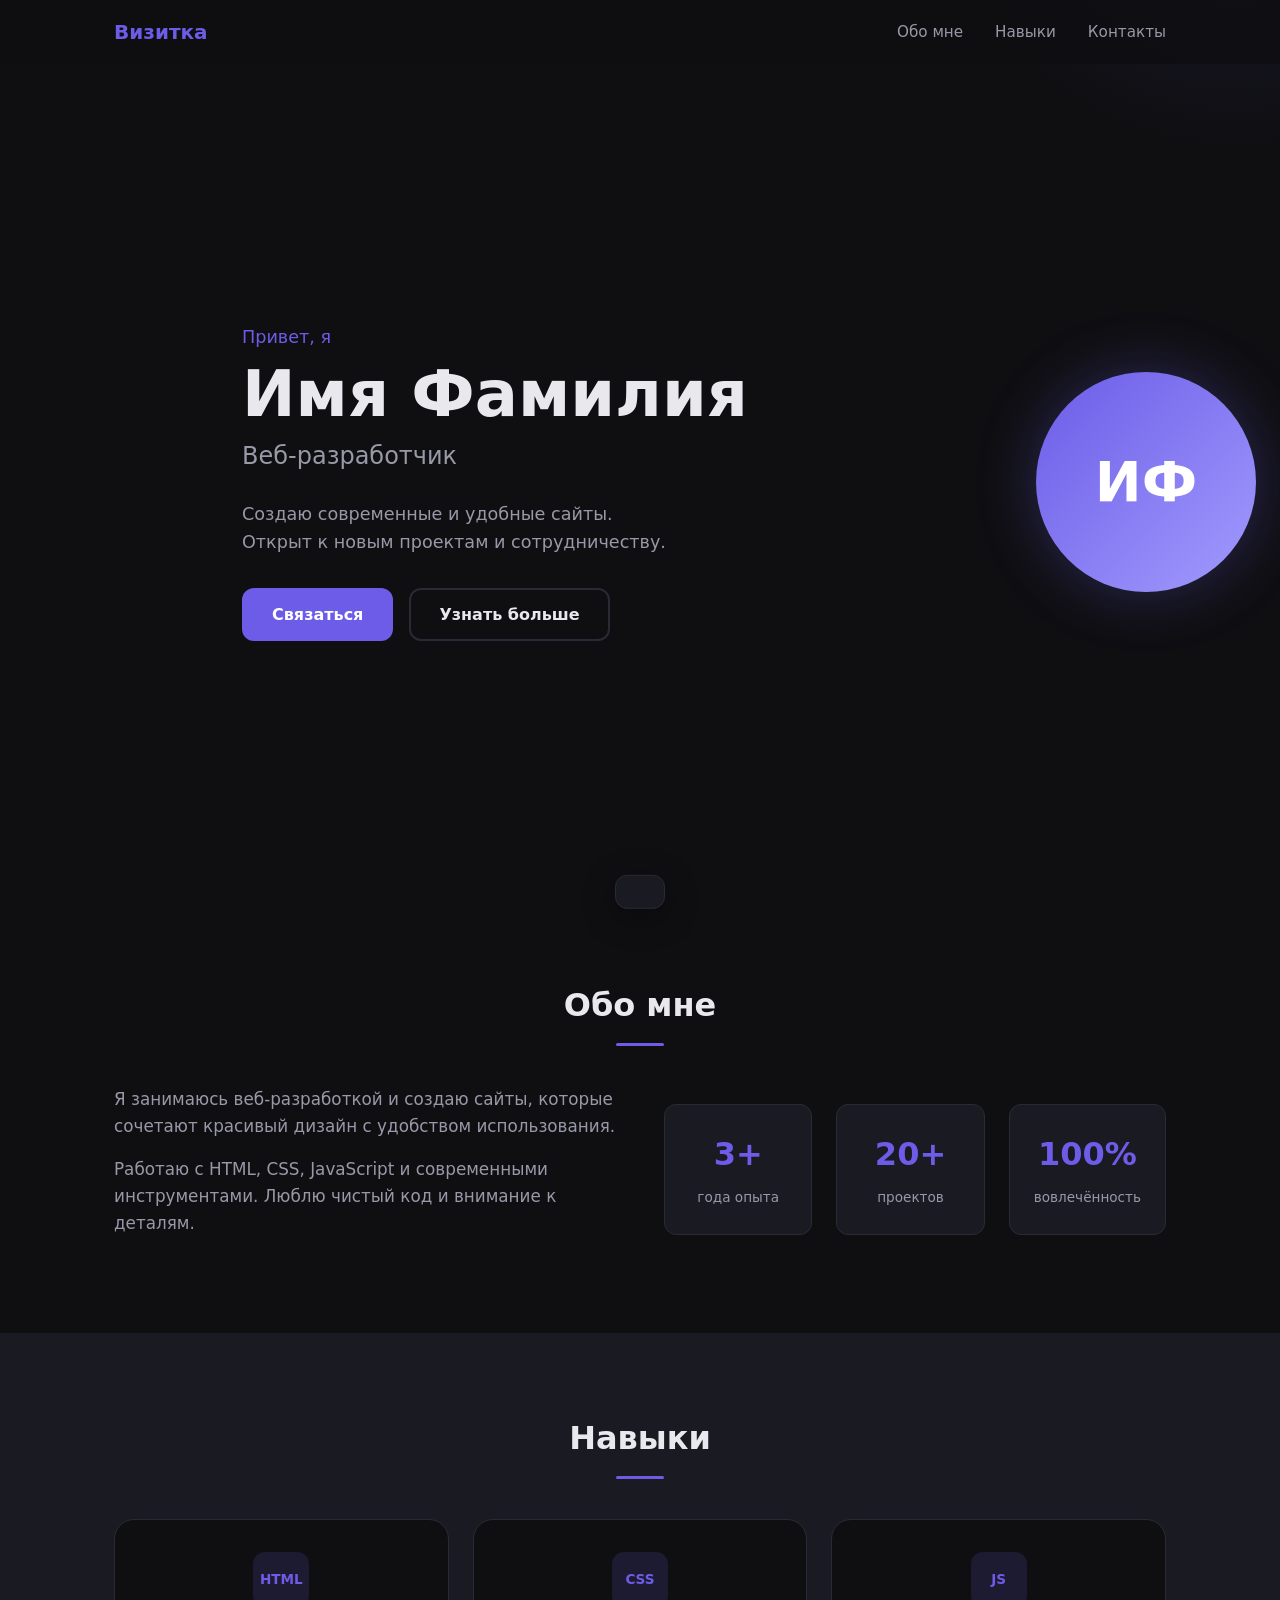
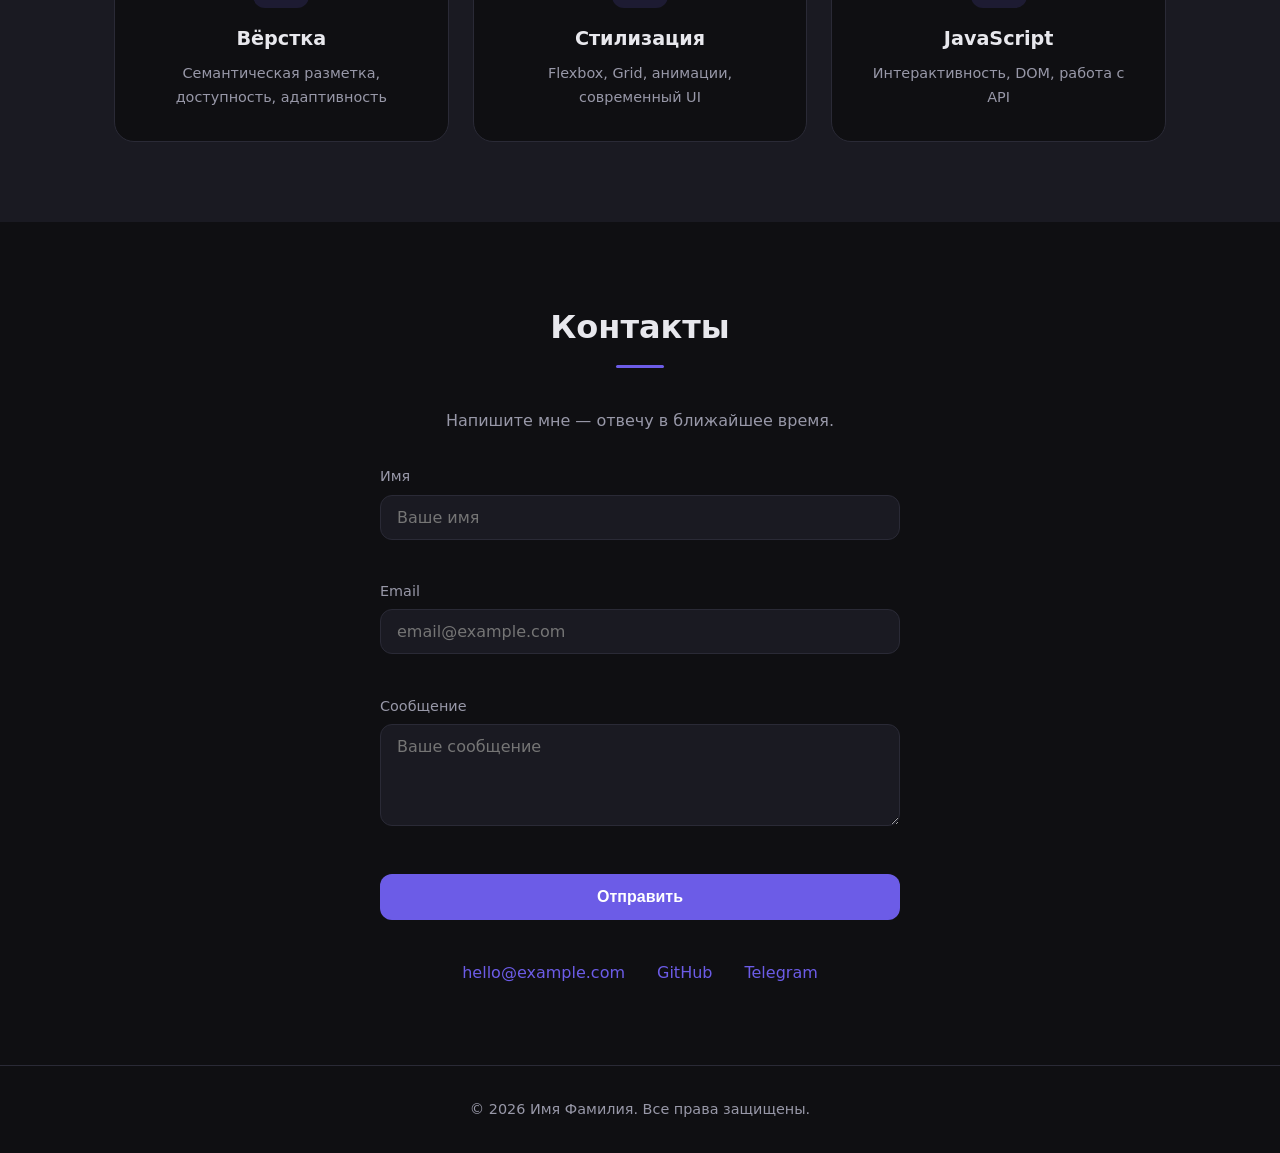
<file: website/index.html>
<!DOCTYPE html>
<html lang="ru">
<head>
  <meta charset="UTF-8">
  <meta name="viewport" content="width=device-width, initial-scale=1.0">
  <meta name="description" content="Персональный сайт-визитка">
  <title>Имя Фамилия — Визитка</title>
  <link rel="stylesheet" href="css/style.css">
</head>
<body>
  <header class="header" id="header">
    <nav class="nav container">
      <a href="#" class="nav__logo">Визитка</a>
      <button class="nav__toggle" id="nav-toggle" aria-label="Открыть меню">
        <span></span>
        <span></span>
        <span></span>
      </button>
      <ul class="nav__menu" id="nav-menu">
        <li><a href="#about" class="nav__link">Обо мне</a></li>
        <li><a href="#skills" class="nav__link">Навыки</a></li>
        <li><a href="#contact" class="nav__link">Контакты</a></li>
      </ul>
    </nav>
  </header>

  <main>
    <section class="hero" id="hero">
      <div class="hero__content container">
        <p class="hero__greeting">Привет, я</p>
        <h1 class="hero__title">Имя Фамилия</h1>
        <p class="hero__subtitle">Веб-разработчик</p>
        <p class="hero__description">
          Создаю современные и удобные сайты. Открыт к новым проектам и сотрудничеству.
        </p>
        <div class="hero__actions">
          <a href="#contact" class="btn btn--primary">Связаться</a>
          <a href="#about" class="btn btn--outline">Узнать больше</a>
        </div>
      </div>
      <div class="hero__avatar">
        <div class="hero__avatar-circle">
          <span>ИФ</span>
        </div>
      </div>
    </section>

    <section class="section about" id="about">
      <div class="container">
        <h2 class="section__title">Обо мне</h2>
        <div class="about__grid">
          <div class="about__text">
            <p>
              Я занимаюсь веб-разработкой и создаю сайты, которые сочетают
              красивый дизайн с удобством использования.
            </p>
            <p>
              Работаю с HTML, CSS, JavaScript и современными инструментами.
              Люблю чистый код и внимание к деталям.
            </p>
          </div>
          <ul class="about__facts">
            <li class="about__fact">
              <span class="about__fact-number">3+</span>
              <span class="about__fact-label">года опыта</span>
            </li>
            <li class="about__fact">
              <span class="about__fact-number">20+</span>
              <span class="about__fact-label">проектов</span>
            </li>
            <li class="about__fact">
              <span class="about__fact-number">100%</span>
              <span class="about__fact-label">вовлечённость</span>
            </li>
          </ul>
        </div>
      </div>
    </section>

    <section class="section skills" id="skills">
      <div class="container">
        <h2 class="section__title">Навыки</h2>
        <div class="skills__grid">
          <article class="skill-card">
            <div class="skill-card__icon">HTML</div>
            <h3 class="skill-card__title">Вёрстка</h3>
            <p class="skill-card__text">Семантическая разметка, доступность, адаптивность</p>
          </article>
          <article class="skill-card">
            <div class="skill-card__icon">CSS</div>
            <h3 class="skill-card__title">Стилизация</h3>
            <p class="skill-card__text">Flexbox, Grid, анимации, современный UI</p>
          </article>
          <article class="skill-card">
            <div class="skill-card__icon">JS</div>
            <h3 class="skill-card__title">JavaScript</h3>
            <p class="skill-card__text">Интерактивность, DOM, работа с API</p>
          </article>
        </div>
      </div>
    </section>

    <section class="section contact" id="contact">
      <div class="container">
        <h2 class="section__title">Контакты</h2>
        <p class="contact__intro">Напишите мне — отвечу в ближайшее время.</p>
        <form class="contact__form" id="contact-form" novalidate>
          <div class="form__group">
            <label for="name" class="form__label">Имя</label>
            <input type="text" id="name" name="name" class="form__input" placeholder="Ваше имя" required>
            <span class="form__error" id="name-error"></span>
          </div>
          <div class="form__group">
            <label for="email" class="form__label">Email</label>
            <input type="email" id="email" name="email" class="form__input" placeholder="email@example.com" required>
            <span class="form__error" id="email-error"></span>
          </div>
          <div class="form__group">
            <label for="message" class="form__label">Сообщение</label>
            <textarea id="message" name="message" class="form__input form__textarea" rows="4" placeholder="Ваше сообщение" required></textarea>
            <span class="form__error" id="message-error"></span>
          </div>
          <button type="submit" class="btn btn--primary btn--full">Отправить</button>
        </form>
        <div class="contact__links">
          <a href="mailto:hello@example.com" class="contact__link">hello@example.com</a>
          <a href="https://github.com" class="contact__link" target="_blank" rel="noopener noreferrer">GitHub</a>
          <a href="https://t.me" class="contact__link" target="_blank" rel="noopener noreferrer">Telegram</a>
        </div>
      </div>
    </section>
  </main>

  <footer class="footer">
    <div class="container">
      <p>&copy; <span id="year"></span> Имя Фамилия. Все права защищены.</p>
    </div>
  </footer>

  <div class="toast" id="toast" role="alert" aria-live="polite"></div>

  <script src="js/main.js"></script>
</body>
</html>
</file>
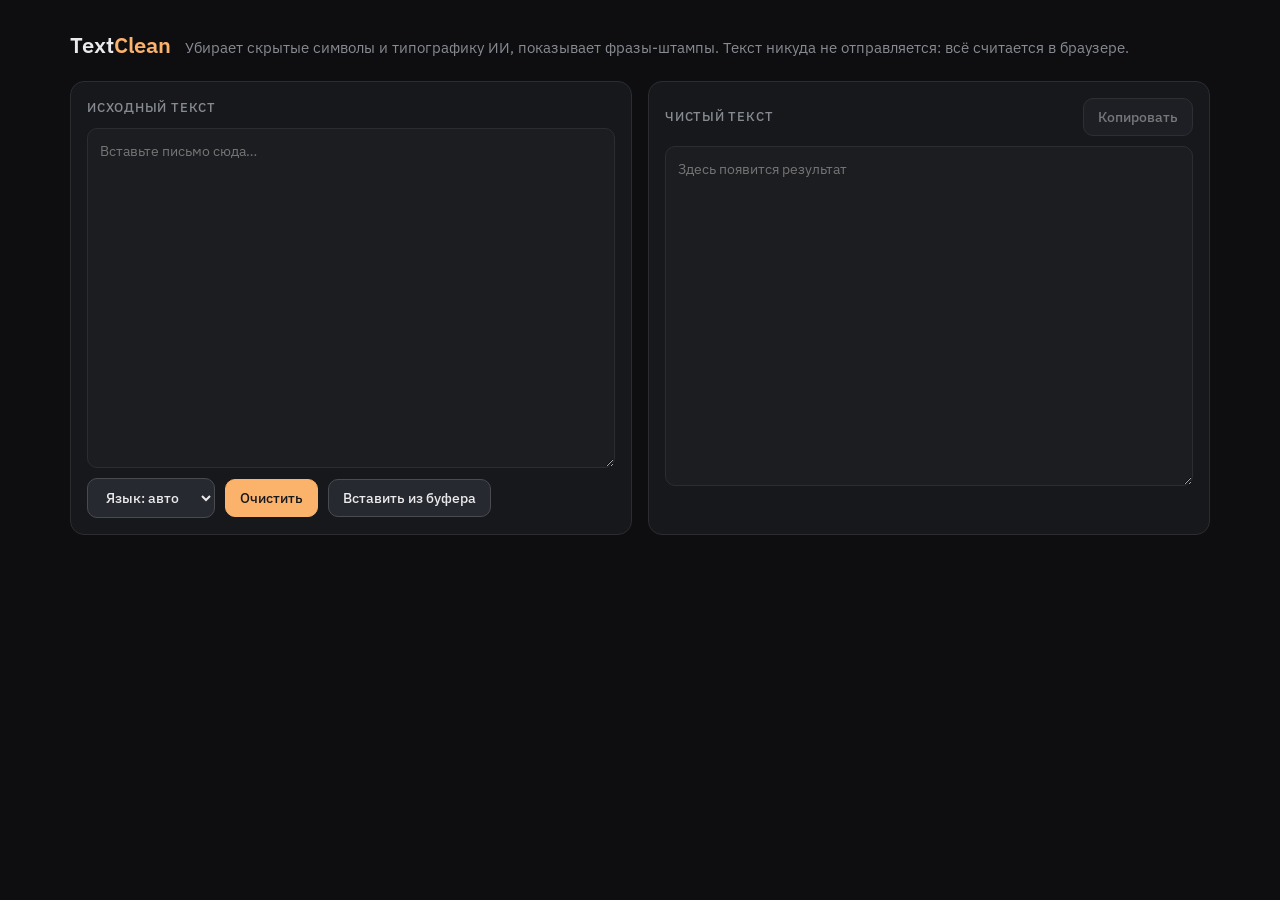
<file: web/server-monitor/frontend/textclean/index.html>
<!DOCTYPE html>
<html lang="ru">
<head>
<meta charset="utf-8">
<meta name="viewport" content="width=device-width, initial-scale=1">
<title>TextClean — чистка текста от следов ИИ</title>
<link rel="icon" href="data:image/svg+xml,%3Csvg xmlns='http://www.w3.org/2000/svg' viewBox='0 0 32 32'%3E%3Crect width='32' height='32' rx='8' fill='%2317181c'/%3E%3Cpath d='M9 16l5 5 9-10' fill='none' stroke='%23fbb26a' stroke-width='3' stroke-linecap='round' stroke-linejoin='round'/%3E%3C/svg%3E">
<link rel="preconnect" href="https://fonts.googleapis.com">
<link rel="preconnect" href="https://fonts.gstatic.com" crossorigin>
<link rel="stylesheet" href="https://fonts.googleapis.com/css2?family=IBM+Plex+Mono:wght@400;500&family=IBM+Plex+Sans:wght@400;500;600&display=swap">
<style>
  :root {
    --bg: #0e0e11; --surface: #17181c; --surface-2: #1c1d21; --surface-3: #272930;
    --border: #2c2d30; --border-strong: #494b50; --text: #eaeaec; --text-muted: #878b91;
    --accent: #fbb26a; --accent-deep: #ed700a; --accent-soft: rgba(251,178,106,.12);
    --green: #4ed16a; --green-soft: rgba(78,209,106,.13); --red-text: #ff9a9d; --red-soft: rgba(255,90,95,.14);
    --radius: 14px; --radius-sm: 10px;
    --font: "IBM Plex Sans", "Segoe UI", system-ui, sans-serif;
    --mono: "IBM Plex Mono", ui-monospace, Consolas, monospace;
  }
  * { box-sizing: border-box; }
  body { margin: 0; background: var(--bg); color: var(--text); font: 15px/1.5 var(--font); }
  main { max-width: 1180px; margin: 0 auto; padding: 28px 20px 48px; }
  header { display: flex; align-items: baseline; gap: 14px; flex-wrap: wrap; margin-bottom: 20px; }
  h1 { font-size: 22px; font-weight: 600; margin: 0; }
  h1 span { color: var(--accent); }
  header p { margin: 0; color: var(--text-muted); }
  .grid { display: grid; grid-template-columns: 1fr 1fr; gap: 16px; }
  @media (max-width: 860px) { .grid { grid-template-columns: 1fr; } }
  .card { background: var(--surface); border: 1px solid var(--border); border-radius: var(--radius); padding: 16px; display: flex; flex-direction: column; gap: 10px; }
  .card h2 { margin: 0; font-size: 13px; font-weight: 500; letter-spacing: .06em; text-transform: uppercase; color: var(--text-muted); display: flex; justify-content: space-between; align-items: center; }
  textarea { width: 100%; min-height: 340px; resize: vertical; background: var(--surface-2); color: var(--text); border: 1px solid var(--border); border-radius: var(--radius-sm); padding: 12px; font: 14px/1.55 var(--font); }
  textarea:focus { outline: none; border-color: var(--accent); }
  .bar { display: flex; gap: 10px; flex-wrap: wrap; align-items: center; }
  select, button { font: 500 14px var(--font); border-radius: var(--radius-sm); border: 1px solid var(--border-strong); background: var(--surface-3); color: var(--text); padding: 9px 14px; cursor: pointer; }
  button.primary { background: var(--accent); color: #17181c; border-color: var(--accent); }
  button.primary:hover { background: #ffc285; }
  button:disabled { opacity: .45; cursor: default; }
  .muted { color: var(--text-muted); font-size: 13px; }
  #report { margin-top: 16px; }
  #report:empty { display: none; }
  .sec { margin: 0 0 12px; }
  .sec h3 { margin: 0 0 6px; font-size: 14px; font-weight: 600; }
  .ok h3 { color: var(--green); }
  .warn h3 { color: var(--accent); }
  .sec ul { margin: 0; padding-left: 18px; }
  .sec li { margin: 2px 0; }
  code, .chip { font-family: var(--mono); font-size: 13px; }
  .chip { display: inline-block; background: var(--accent-soft); color: var(--accent); border-radius: 6px; padding: 1px 7px; margin: 2px 4px 2px 0; }
  .n { color: var(--text-muted); font-family: var(--mono); }
  mark { background: var(--accent-soft); color: var(--accent); border-radius: 4px; padding: 0 2px; }
  #highlight { white-space: pre-wrap; background: var(--surface-2); border: 1px solid var(--border); border-radius: var(--radius-sm); padding: 12px; font-size: 14px; }
  .err { color: var(--red-text); background: var(--red-soft); border-radius: var(--radius-sm); padding: 10px 12px; }
</style>
</head>
<body>
<main>
  <header>
    <h1>Text<span>Clean</span></h1>
    <p>Убирает скрытые символы и типографику ИИ, показывает фразы-штампы. Текст никуда не отправляется: всё считается в браузере.</p>
  </header>

  <div class="grid">
    <section class="card">
      <h2>Исходный текст</h2>
      <textarea id="src" placeholder="Вставьте письмо сюда…" spellcheck="false"></textarea>
      <div class="bar">
        <select id="lang" title="Язык">
          <option value="auto">Язык: авто</option>
          <option value="et">Эстонский</option>
          <option value="ru">Русский</option>
          <option value="en">Английский</option>
        </select>
        <button class="primary" id="run">Очистить</button>
        <button id="paste">Вставить из буфера</button>
        <span class="muted" id="status"></span>
      </div>
    </section>

    <section class="card">
      <h2>Чистый текст <button id="copy" disabled>Копировать</button></h2>
      <textarea id="out" readonly placeholder="Здесь появится результат"></textarea>
    </section>
  </div>

  <section class="card" id="report-card" style="margin-top:16px; display:none">
    <h2>Отчёт</h2>
    <div id="report"></div>
    <div id="hl-wrap" style="display:none">
      <h2 style="margin:6px 0">Где штампы</h2>
      <div id="highlight"></div>
    </div>
  </section>
</main>

<script>
"use strict";
const CYR = /[Ѐ-ӿ]/g;
const LAT = /[A-Za-zÀ-ɏ]/g;
const WORD = /[\p{L}\p{M}]+/gu;
let RULES = null;

const count = (s, re) => (s.match(re) || []).length;
const esc = s => s.replace(/[&<>"]/g, c => ({ "&": "&amp;", "<": "&lt;", ">": "&gt;", '"': "&quot;" }[c]));
const bump = (m, k, n = 1) => m.set(k, (m.get(k) || 0) + n);

function detectLang(t) {
  const c = count(t, CYR), l = count(t, LAT);
  if (c > l) return "ru";
  if (/[õäöüÕÄÖÜšž]/.test(t)) return "et";
  return "en";
}

function fixChars(t, fixes) {
  const table = RULES.chars.map(([a, b, r, label]) => [parseInt(a, 16), parseInt(b, 16), r, label]);
  let out = "";
  for (const ch of t) {               // for..of идёт по кодпойнтам (нужно для U+E00xx)
    const cp = ch.codePointAt(0);
    const hit = table.find(([a, b]) => a <= cp && cp <= b);
    if (hit && hit[2] !== ch) { bump(fixes, hit[3]); out += hit[2]; }
    else out += ch;
  }
  return out;
}

function fixHomoglyphs(t, lang, fixes) {
  const { cyr_to_lat: c2l, lat_to_cyr: l2c } = RULES.homoglyphs;
  return t.replace(WORD, w => {
    const nc = count(w, CYR), nl = count(w, LAT);
    if (!nc || !nl) return w;
    const toCyr = nc > nl || (nc === nl && lang === "ru");
    const tbl = toCyr ? l2c : c2l;
    const nw = [...w].map(ch => tbl[ch] || ch).join("");
    if (nw !== w) bump(fixes, "подменённые буквы (латиница/кириллица в одном слове)");
    return nw;
  });
}

function fixReplace(t, fixes) {
  for (const [pat, repl, label] of RULES.replace) {
    const re = new RegExp(pat, "gmu");
    const n = count(t, re);
    if (n) { t = t.replace(re, repl); bump(fixes, label, n); }
  }
  return t;
}

function warnings(t, lang) {
  const low = t.toLowerCase();
  const phrases = [];
  for (const [p, hint] of (RULES.phrases[lang] || [])) {
    const n = low.split(p).length - 1;
    if (n) phrases.push({ p, n, hint });
  }
  const lim = RULES.limits;
  const longSent = t.split(/(?<=[.!?])\s+|\n+/)
    .map(s => ({ s, n: (s.match(WORD) || []).length }))
    .filter(x => x.n > lim.long_sentence_words);
  const longWords = [...new Set((t.match(WORD) || []).filter(w => w.length >= lim.long_word_chars))].sort();
  return { phrases, longSent, longWords };
}

function highlight(t, phrases) {
  if (!phrases.length) return "";
  const low = t.toLowerCase();
  const marks = [];
  for (const { p } of phrases) {
    let i = 0;
    while ((i = low.indexOf(p, i)) !== -1) { marks.push([i, i + p.length]); i += p.length; }
  }
  marks.sort((a, b) => a[0] - b[0]);
  let html = "", pos = 0;
  for (const [a, b] of marks) {
    if (a < pos) continue;
    html += esc(t.slice(pos, a)) + "<mark>" + esc(t.slice(a, b)) + "</mark>";
    pos = b;
  }
  return html + esc(t.slice(pos));
}

function render(fixes, w, lang) {
  const names = { et: "эстонский", ru: "русский", en: "английский" };
  let h = `<p class="muted">Язык: ${names[lang]}</p>`;
  if (fixes.size) {
    h += `<div class="sec ok"><h3>Исправлено автоматически</h3><ul>` +
      [...fixes].sort((a, b) => b[1] - a[1]).map(([k, n]) => `<li><span class="n">${n} ×</span> ${esc(k)}</li>`).join("") + `</ul></div>`;
  } else {
    h += `<div class="sec ok"><h3>Скрытых символов и типографики не найдено</h3></div>`;
  }
  if (w.phrases.length) {
    h += `<div class="sec warn"><h3>Штампы — перепишите своими словами</h3><ul>` +
      w.phrases.map(x => `<li><span class="chip">${esc(x.p)}</span>${x.n > 1 ? `<span class="n">×${x.n}</span> ` : ""}${esc(x.hint)}</li>`).join("") + `</ul></div>`;
  }
  if (w.longSent.length) {
    h += `<div class="sec warn"><h3>Длинные предложения — лучше разбить</h3><ul>` +
      w.longSent.map(x => `<li><span class="n">${x.n} слов:</span> ${esc(x.s.split(/\s+/).slice(0, 8).join(" "))} …</li>`).join("") + `</ul></div>`;
  }
  if (w.longWords.length) {
    h += `<div class="sec warn"><h3>Очень длинные слова — поискать проще</h3>` +
      w.longWords.map(x => `<span class="chip">${esc(x)}</span>`).join("") + `</div>`;
  }
  if (!w.phrases.length && !w.longSent.length && !w.longWords.length) {
    h += `<div class="sec ok"><h3>Штампов не найдено</h3></div>`;
  }
  return h;
}

function run() {
  const src = document.getElementById("src").value;
  if (!src.trim()) return;
  const sel = document.getElementById("lang").value;
  const lang = sel === "auto" ? detectLang(src) : sel;
  const fixes = new Map();
  let t = fixChars(src, fixes);
  t = fixHomoglyphs(t, lang, fixes);
  t = fixReplace(t, fixes);
  const w = warnings(t, lang);
  document.getElementById("out").value = t;
  document.getElementById("copy").disabled = false;
  document.getElementById("report").innerHTML = render(fixes, w, lang);
  const hl = highlight(t, w.phrases);
  document.getElementById("highlight").innerHTML = hl;
  document.getElementById("hl-wrap").style.display = hl ? "" : "none";
  document.getElementById("report-card").style.display = "";
}

document.getElementById("run").onclick = run;
document.getElementById("src").addEventListener("keydown", e => { if (e.key === "Enter" && (e.ctrlKey || e.metaKey)) run(); });
document.getElementById("copy").onclick = async () => {
  const out = document.getElementById("out");
  try { await navigator.clipboard.writeText(out.value); }
  catch { out.select(); document.execCommand("copy"); }
  document.getElementById("status").textContent = "Скопировано";
  setTimeout(() => document.getElementById("status").textContent = "", 1500);
};
document.getElementById("paste").onclick = async () => {
  try { document.getElementById("src").value = await navigator.clipboard.readText(); run(); }
  catch { document.getElementById("status").textContent = "Браузер не дал доступ к буферу — вставьте вручную"; }
};

fetch("rules.json", { cache: "no-store" })
  .then(r => r.json())
  .then(r => { RULES = r; })
  .catch(() => {
    document.getElementById("run").disabled = true;
    document.getElementById("status").innerHTML = '<span class="err">Не удалось загрузить rules.json</span>';
  });
</script>
</body>
</html>
</file>
<file: website/css/style.css>
/* ===== Variables ===== */
:root {
  --color-bg: #0f0f12;
  --color-surface: #1a1a22;
  --color-surface-hover: #22222e;
  --color-text: #e8e8ed;
  --color-text-muted: #9898a8;
  --color-accent: #6c5ce7;
  --color-accent-hover: #7f6ff0;
  --color-border: #2a2a36;
  --font-sans: "Segoe UI", system-ui, -apple-system, sans-serif;
  --radius: 12px;
  --radius-lg: 20px;
  --shadow: 0 8px 32px rgba(0, 0, 0, 0.4);
  --transition: 0.25s ease;
  --header-height: 64px;
}

/* ===== Reset ===== */
*,
*::before,
*::after {
  box-sizing: border-box;
  margin: 0;
  padding: 0;
}

html {
  scroll-behavior: smooth;
}

body {
  font-family: var(--font-sans);
  background-color: var(--color-bg);
  color: var(--color-text);
  line-height: 1.6;
  min-height: 100vh;
}

a {
  color: inherit;
  text-decoration: none;
}

ul {
  list-style: none;
}

img {
  max-width: 100%;
  display: block;
}

/* ===== Layout ===== */
.container {
  width: 100%;
  max-width: 1100px;
  margin: 0 auto;
  padding: 0 1.5rem;
}

.section {
  padding: 5rem 0;
}

.section__title {
  font-size: 2rem;
  font-weight: 700;
  margin-bottom: 2.5rem;
  text-align: center;
  position: relative;
}

.section__title::after {
  content: "";
  display: block;
  width: 48px;
  height: 3px;
  background: var(--color-accent);
  margin: 0.75rem auto 0;
  border-radius: 2px;
}

/* ===== Header ===== */
.header {
  position: fixed;
  top: 0;
  left: 0;
  right: 0;
  z-index: 100;
  height: var(--header-height);
  background: rgba(15, 15, 18, 0.85);
  backdrop-filter: blur(12px);
  border-bottom: 1px solid transparent;
  transition: border-color var(--transition), box-shadow var(--transition);
}

.header--scrolled {
  border-bottom-color: var(--color-border);
  box-shadow: var(--shadow);
}

.nav {
  display: flex;
  align-items: center;
  justify-content: space-between;
  height: 100%;
}

.nav__logo {
  font-size: 1.25rem;
  font-weight: 700;
  color: var(--color-accent);
}

.nav__menu {
  display: flex;
  gap: 2rem;
}

.nav__link {
  font-size: 0.95rem;
  color: var(--color-text-muted);
  transition: color var(--transition);
  position: relative;
}

.nav__link::after {
  content: "";
  position: absolute;
  bottom: -4px;
  left: 0;
  width: 0;
  height: 2px;
  background: var(--color-accent);
  transition: width var(--transition);
}

.nav__link:hover,
.nav__link--active {
  color: var(--color-text);
}

.nav__link:hover::after,
.nav__link--active::after {
  width: 100%;
}

.nav__toggle {
  display: none;
  flex-direction: column;
  gap: 5px;
  background: none;
  border: none;
  cursor: pointer;
  padding: 4px;
}

.nav__toggle span {
  display: block;
  width: 24px;
  height: 2px;
  background: var(--color-text);
  transition: transform var(--transition), opacity var(--transition);
}

.nav__toggle--open span:nth-child(1) {
  transform: translateY(7px) rotate(45deg);
}

.nav__toggle--open span:nth-child(2) {
  opacity: 0;
}

.nav__toggle--open span:nth-child(3) {
  transform: translateY(-7px) rotate(-45deg);
}

/* ===== Hero ===== */
.hero {
  min-height: 100vh;
  display: flex;
  align-items: center;
  justify-content: center;
  gap: 4rem;
  padding: calc(var(--header-height) + 2rem) 1.5rem 2rem;
  position: relative;
  overflow: hidden;
}

.hero::before {
  content: "";
  position: absolute;
  top: -50%;
  right: -20%;
  width: 600px;
  height: 600px;
  background: radial-gradient(circle, rgba(108, 92, 231, 0.15) 0%, transparent 70%);
  pointer-events: none;
}

.hero__content {
  flex: 1;
  max-width: 560px;
}

.hero__greeting {
  font-size: 1.1rem;
  color: var(--color-accent);
  margin-bottom: 0.5rem;
  opacity: 0;
  animation: fadeUp 0.6s ease forwards;
}

.hero__title {
  font-size: clamp(2.5rem, 6vw, 4rem);
  font-weight: 800;
  line-height: 1.1;
  margin-bottom: 0.5rem;
  opacity: 0;
  animation: fadeUp 0.6s ease 0.1s forwards;
}

.hero__subtitle {
  font-size: 1.5rem;
  color: var(--color-text-muted);
  margin-bottom: 1.5rem;
  opacity: 0;
  animation: fadeUp 0.6s ease 0.2s forwards;
}

.hero__description {
  font-size: 1.1rem;
  color: var(--color-text-muted);
  margin-bottom: 2rem;
  max-width: 440px;
  opacity: 0;
  animation: fadeUp 0.6s ease 0.3s forwards;
}

.hero__actions {
  display: flex;
  gap: 1rem;
  flex-wrap: wrap;
  opacity: 0;
  animation: fadeUp 0.6s ease 0.4s forwards;
}

.hero__avatar {
  flex-shrink: 0;
  opacity: 0;
  animation: fadeUp 0.8s ease 0.3s forwards;
}

.hero__avatar-circle {
  width: 220px;
  height: 220px;
  border-radius: 50%;
  background: linear-gradient(135deg, var(--color-accent), #a29bfe);
  display: flex;
  align-items: center;
  justify-content: center;
  font-size: 3.5rem;
  font-weight: 700;
  color: #fff;
  box-shadow: 0 0 60px rgba(108, 92, 231, 0.3);
}

/* ===== Buttons ===== */
.btn {
  display: inline-flex;
  align-items: center;
  justify-content: center;
  padding: 0.75rem 1.75rem;
  border-radius: var(--radius);
  font-size: 1rem;
  font-weight: 600;
  border: 2px solid transparent;
  cursor: pointer;
  transition: background var(--transition), color var(--transition), border-color var(--transition), transform var(--transition);
}

.btn--primary {
  background: var(--color-accent);
  color: #fff;
}

.btn--primary:hover {
  background: var(--color-accent-hover);
  transform: translateY(-2px);
}

.btn--outline {
  background: transparent;
  color: var(--color-text);
  border-color: var(--color-border);
}

.btn--outline:hover {
  border-color: var(--color-accent);
  color: var(--color-accent);
}

.btn--full {
  width: 100%;
}

/* ===== About ===== */
.about__grid {
  display: grid;
  grid-template-columns: 1fr 1fr;
  gap: 3rem;
  align-items: center;
}

.about__text p {
  color: var(--color-text-muted);
  margin-bottom: 1rem;
  font-size: 1.05rem;
}

.about__facts {
  display: flex;
  gap: 1.5rem;
  justify-content: center;
}

.about__fact {
  text-align: center;
  padding: 1.5rem;
  background: var(--color-surface);
  border-radius: var(--radius);
  border: 1px solid var(--color-border);
  flex: 1;
  transition: transform var(--transition), border-color var(--transition);
}

.about__fact:hover {
  transform: translateY(-4px);
  border-color: var(--color-accent);
}

.about__fact-number {
  display: block;
  font-size: 2rem;
  font-weight: 800;
  color: var(--color-accent);
  margin-bottom: 0.25rem;
}

.about__fact-label {
  font-size: 0.85rem;
  color: var(--color-text-muted);
}

/* ===== Skills ===== */
.skills {
  background: var(--color-surface);
}

.skills__grid {
  display: grid;
  grid-template-columns: repeat(3, 1fr);
  gap: 1.5rem;
}

.skill-card {
  padding: 2rem;
  background: var(--color-bg);
  border-radius: var(--radius-lg);
  border: 1px solid var(--color-border);
  text-align: center;
  transition: transform var(--transition), border-color var(--transition), box-shadow var(--transition);
}

.skill-card:hover {
  transform: translateY(-6px);
  border-color: var(--color-accent);
  box-shadow: 0 12px 40px rgba(108, 92, 231, 0.15);
}

.skill-card__icon {
  display: inline-flex;
  align-items: center;
  justify-content: center;
  width: 56px;
  height: 56px;
  background: rgba(108, 92, 231, 0.15);
  color: var(--color-accent);
  border-radius: var(--radius);
  font-size: 0.85rem;
  font-weight: 700;
  margin-bottom: 1rem;
}

.skill-card__title {
  font-size: 1.2rem;
  margin-bottom: 0.5rem;
}

.skill-card__text {
  font-size: 0.9rem;
  color: var(--color-text-muted);
}

/* ===== Contact ===== */
.contact__intro {
  text-align: center;
  color: var(--color-text-muted);
  margin-bottom: 2rem;
}

.contact__form {
  max-width: 520px;
  margin: 0 auto 2.5rem;
}

.form__group {
  margin-bottom: 1.25rem;
}

.form__label {
  display: block;
  font-size: 0.9rem;
  margin-bottom: 0.4rem;
  color: var(--color-text-muted);
}

.form__input {
  width: 100%;
  padding: 0.75rem 1rem;
  background: var(--color-surface);
  border: 1px solid var(--color-border);
  border-radius: var(--radius);
  color: var(--color-text);
  font-family: inherit;
  font-size: 1rem;
  transition: border-color var(--transition), box-shadow var(--transition);
}

.form__input:focus {
  outline: none;
  border-color: var(--color-accent);
  box-shadow: 0 0 0 3px rgba(108, 92, 231, 0.2);
}

.form__input--error {
  border-color: #e74c3c;
}

.form__textarea {
  resize: vertical;
  min-height: 100px;
}

.form__error {
  display: block;
  font-size: 0.8rem;
  color: #e74c3c;
  margin-top: 0.3rem;
  min-height: 1.2em;
}

.contact__links {
  display: flex;
  justify-content: center;
  gap: 2rem;
  flex-wrap: wrap;
}

.contact__link {
  color: var(--color-accent);
  font-weight: 500;
  transition: color var(--transition);
}

.contact__link:hover {
  color: var(--color-accent-hover);
}

/* ===== Footer ===== */
.footer {
  padding: 2rem 0;
  border-top: 1px solid var(--color-border);
  text-align: center;
  color: var(--color-text-muted);
  font-size: 0.9rem;
}

/* ===== Toast ===== */
.toast {
  position: fixed;
  bottom: 2rem;
  left: 50%;
  transform: translateX(-50%) translateY(120%);
  background: var(--color-surface);
  color: var(--color-text);
  padding: 1rem 1.5rem;
  border-radius: var(--radius);
  border: 1px solid var(--color-border);
  box-shadow: var(--shadow);
  z-index: 200;
  transition: transform 0.4s ease;
  pointer-events: none;
}

.toast--visible {
  transform: translateX(-50%) translateY(0);
}

.toast--success {
  border-color: #2ecc71;
}

/* ===== Animations ===== */
@keyframes fadeUp {
  from {
    opacity: 0;
    transform: translateY(24px);
  }
  to {
    opacity: 1;
    transform: translateY(0);
  }
}

.fade-in {
  opacity: 0;
  transform: translateY(30px);
  transition: opacity 0.6s ease, transform 0.6s ease;
}

.fade-in--visible {
  opacity: 1;
  transform: translateY(0);
}

/* ===== Responsive ===== */
@media (max-width: 768px) {
  .nav__toggle {
    display: flex;
  }

  .nav__menu {
    position: fixed;
    top: var(--header-height);
    left: 0;
    right: 0;
    flex-direction: column;
    background: var(--color-bg);
    padding: 1.5rem;
    gap: 1rem;
    border-bottom: 1px solid var(--color-border);
    transform: translateY(-120%);
    opacity: 0;
    transition: transform var(--transition), opacity var(--transition);
    pointer-events: none;
  }

  .nav__menu--open {
    transform: translateY(0);
    opacity: 1;
    pointer-events: auto;
  }

  .hero {
    flex-direction: column-reverse;
    text-align: center;
    gap: 2rem;
    padding-top: calc(var(--header-height) + 3rem);
  }

  .hero__description {
    margin-left: auto;
    margin-right: auto;
  }

  .hero__actions {
    justify-content: center;
  }

  .hero__avatar-circle {
    width: 160px;
    height: 160px;
    font-size: 2.5rem;
  }

  .about__grid {
    grid-template-columns: 1fr;
    gap: 2rem;
  }

  .about__facts {
    flex-direction: column;
  }

  .skills__grid {
    grid-template-columns: 1fr;
  }
}
</file>
